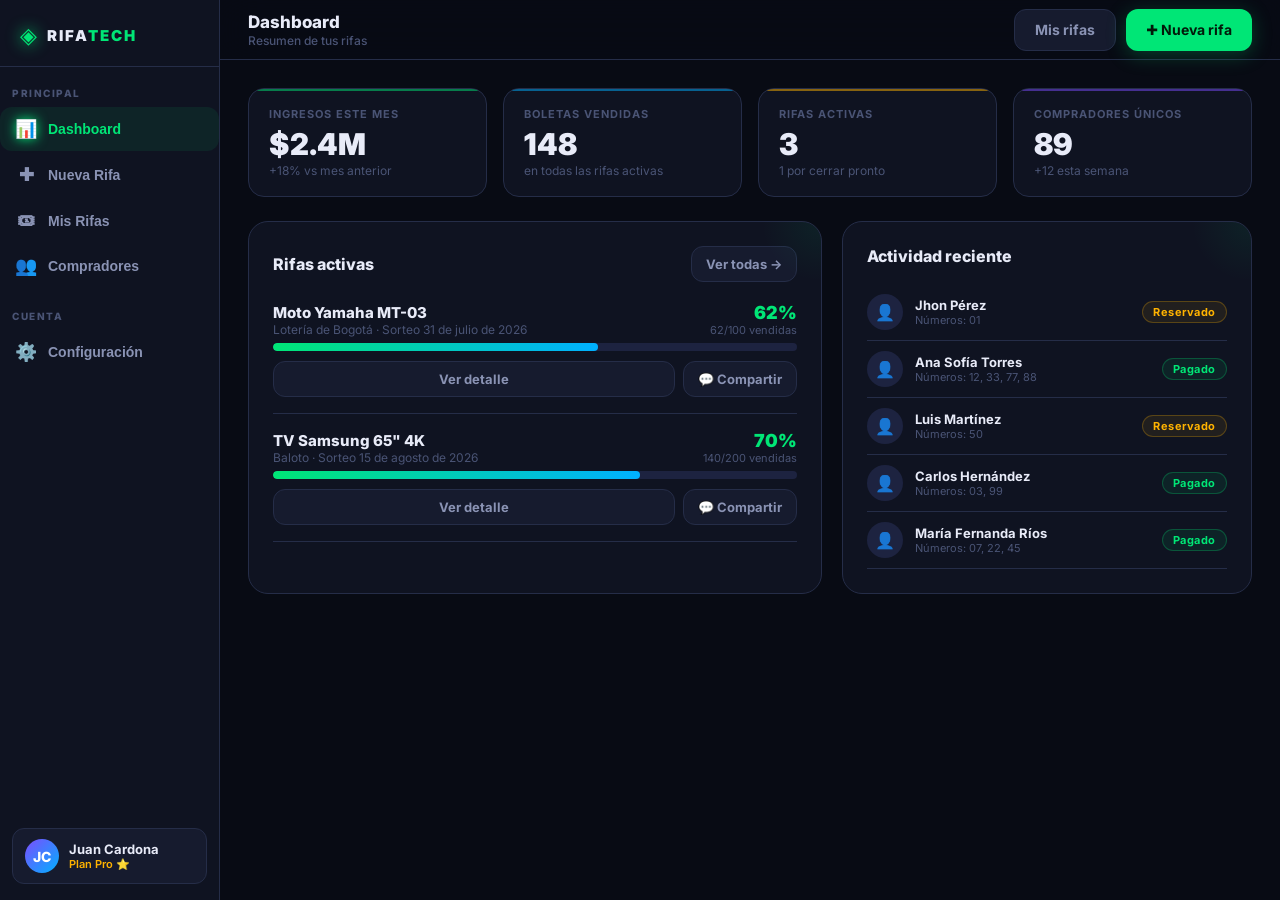
<file: organizador-1.html>
<!DOCTYPE html>
<html lang="es">
<head>
<meta charset="UTF-8"/>
<meta name="viewport" content="width=device-width,initial-scale=1.0,maximum-scale=1.0"/>
<meta name="theme-color" content="#080B14"/>
<title>RifaTech — Panel Organizador</title>
<link rel="preconnect" href="https://fonts.googleapis.com"/>
<link href="https://fonts.googleapis.com/css2?family=Inter:wght@400;500;600;700;800;900&display=swap" rel="stylesheet"/>
<style>
/* ═══════════════════════════════════════════
   TOKENS
═══════════════════════════════════════════ */
:root{
  --bg:       #080B14;
  --surf1:    #0F1321;
  --surf2:    #161B2E;
  --surf3:    #1D2340;
  --border:   #252D48;
  --border2:  #2E3A5C;

  --green:    #00E676;
  --green-d:  #00C853;
  --green-dim:#00E67614;
  --blue:     #00B0FF;
  --blue-dim: #00B0FF12;
  --amber:    #FFB300;
  --amber-dim:#FFB30014;
  --red:      #FF5252;
  --red-dim:  #FF525214;
  --purple:   #7C4DFF;

  --t1:#E8EBF8; --t2:#8A93B4; --t3:#4A5475; --t4:#2A3050;

  --r-sm:8px; --r-md:12px; --r-lg:16px; --r-xl:20px; --r-2xl:28px;
  --font:'Inter',system-ui,sans-serif;
  --spring:cubic-bezier(.34,1.56,.64,1);
  --ease-out:cubic-bezier(.16,1,.3,1);
}
*,*::before,*::after{box-sizing:border-box;margin:0;padding:0;-webkit-tap-highlight-color:transparent}
html{font-size:16px;scroll-behavior:smooth}
body{background:var(--bg);color:var(--t1);font-family:var(--font);min-height:100vh;
  -webkit-font-smoothing:antialiased;overflow-x:hidden}

/* ═══════════════════════════════════════════
   LAYOUT SHELL
═══════════════════════════════════════════ */
.shell{display:flex;min-height:100vh}

/* ── SIDEBAR ── */
.sidebar{
  width:220px;flex-shrink:0;
  background:var(--surf1);
  border-right:1px solid var(--border);
  display:flex;flex-direction:column;
  position:fixed;top:0;left:0;height:100vh;
  z-index:100;
  transition:transform .3s var(--ease-out);
}
.sidebar-logo{
  display:flex;align-items:center;gap:10px;
  padding:22px 20px 18px;
  border-bottom:1px solid var(--border);
}
.sidebar-logo-icon{font-size:22px;color:var(--green);filter:drop-shadow(0 0 8px var(--green))}
.sidebar-logo-text{font-size:15px;font-weight:900;letter-spacing:2px;color:var(--t1)}
.sidebar-logo-text span{color:var(--green)}

.sidebar-section{
  padding:20px 12px 8px;
  font-size:10px;font-weight:800;letter-spacing:1.5px;
  color:var(--t3);text-transform:uppercase;
}

.nav-link{
  display:flex;align-items:center;gap:10px;
  padding:11px 14px;border-radius:var(--r-md);
  font-size:14px;font-weight:600;color:var(--t2);
  cursor:pointer;transition:all .15s;
  border:none;background:none;width:100%;text-align:left;
  margin-bottom:2px;
}
.nav-link .nl-icon{font-size:18px;width:24px;text-align:center;flex-shrink:0}
.nav-link:hover{background:var(--surf2);color:var(--t1)}
.nav-link.active{background:var(--green-dim);color:var(--green);font-weight:700}
.nav-link.active .nl-icon{filter:drop-shadow(0 0 6px var(--green))}

.sidebar-bottom{margin-top:auto;padding:16px 12px}
.user-chip{
  display:flex;align-items:center;gap:10px;
  padding:10px 12px;background:var(--surf2);
  border-radius:var(--r-md);border:1px solid var(--border);
}
.user-avatar{
  width:34px;height:34px;border-radius:50%;
  background:linear-gradient(135deg,var(--purple),var(--blue));
  display:flex;align-items:center;justify-content:center;
  font-size:14px;font-weight:800;color:#fff;flex-shrink:0;
}
.user-name{font-size:13px;font-weight:700;color:var(--t1)}
.user-plan{font-size:11px;color:var(--amber);font-weight:600}

/* ── MAIN ── */
.main{margin-left:220px;flex:1;display:flex;flex-direction:column;min-height:100vh}

/* ── TOP BAR ── */
.topbar{
  height:60px;background:rgba(8,11,20,.9);
  backdrop-filter:blur(20px);border-bottom:1px solid var(--border);
  display:flex;align-items:center;justify-content:space-between;
  padding:0 28px;position:sticky;top:0;z-index:50;
}
.topbar-title{font-size:17px;font-weight:800;color:var(--t1)}
.topbar-title small{display:block;font-size:12px;font-weight:500;color:var(--t3);margin-top:1px}
.topbar-actions{display:flex;align-items:center;gap:10px}

/* ── CONTENT ── */
.content{padding:28px;flex:1}

/* ═══════════════════════════════════════════
   PANTALLAS
═══════════════════════════════════════════ */
.screen{display:none}
.screen.active{display:block}

/* ═══════════════════════════════════════════
   COMPONENTES GLOBALES
═══════════════════════════════════════════ */
/* Botones */
.btn{
  display:inline-flex;align-items:center;justify-content:center;gap:7px;
  font-family:var(--font);font-weight:700;cursor:pointer;border:none;
  border-radius:var(--r-md);transition:transform .12s,box-shadow .12s,background .15s;
  white-space:nowrap;
}
.btn:active{transform:scale(.97)}
.btn-sm{font-size:13px;padding:8px 14px;min-height:36px}
.btn-md{font-size:14px;padding:11px 20px;min-height:42px}
.btn-lg{font-size:15px;padding:14px 28px;min-height:50px;border-radius:var(--r-lg)}
.btn-xl{font-size:17px;font-weight:800;padding:18px 32px;min-height:58px;border-radius:var(--r-xl);letter-spacing:.3px}

.btn-primary{background:var(--green);color:#021A0A;box-shadow:0 4px 20px #00E67640}
.btn-primary:hover{background:var(--green-d);box-shadow:0 6px 28px #00E67660}
.btn-ghost{background:var(--surf2);color:var(--t2);border:1px solid var(--border)}
.btn-ghost:hover{background:var(--surf3);color:var(--t1)}
.btn-danger{background:var(--red-dim);color:var(--red);border:1px solid rgba(255,82,82,.25)}

/* Cards */
.card{
  background:var(--surf1);border:1px solid var(--border);
  border-radius:var(--r-xl);padding:24px;
  position:relative;overflow:hidden;
}
/* Firma visual: esquina luminosa sutil */
.card::after{
  content:'';position:absolute;top:0;right:0;
  width:60px;height:60px;
  background:radial-gradient(circle at 100% 0%,rgba(0,230,118,.07) 0%,transparent 70%);
  pointer-events:none;
}

/* Stat cards */
.stat-grid{display:grid;grid-template-columns:repeat(4,1fr);gap:16px;margin-bottom:24px}
.stat-card{
  background:var(--surf1);border:1px solid var(--border);
  border-radius:var(--r-lg);padding:18px 20px;
  position:relative;overflow:hidden;
}
.stat-card::before{
  content:'';position:absolute;top:0;left:0;right:0;height:2px;
  background:var(--accent,var(--green));opacity:.5;
}
.stat-label{font-size:11px;font-weight:700;letter-spacing:1px;color:var(--t3);
  text-transform:uppercase;margin-bottom:8px}
.stat-value{font-size:30px;font-weight:900;color:var(--t1);line-height:1;margin-bottom:4px}
.stat-sub{font-size:12px;color:var(--t3)}

/* Badge */
.badge{display:inline-flex;align-items:center;gap:4px;padding:3px 10px;
  border-radius:20px;font-size:11px;font-weight:700;letter-spacing:.5px}
.badge-green{background:var(--green-dim);color:var(--green);border:1px solid rgba(0,230,118,.25)}
.badge-amber{background:var(--amber-dim);color:var(--amber);border:1px solid rgba(255,179,0,.25)}
.badge-red  {background:var(--red-dim);  color:var(--red);  border:1px solid rgba(255,82,82,.25)}
.badge-blue {background:var(--blue-dim); color:var(--blue);  border:1px solid rgba(0,176,255,.25)}

/* Form */
.form-section{margin-bottom:28px}
.form-section-title{
  font-size:13px;font-weight:800;letter-spacing:1px;color:var(--t3);
  text-transform:uppercase;margin-bottom:16px;padding-bottom:10px;
  border-bottom:1px solid var(--border);
}
.form-grid{display:grid;grid-template-columns:1fr 1fr;gap:16px}
.form-grid-3{display:grid;grid-template-columns:1fr 1fr 1fr;gap:16px}
.form-group{display:flex;flex-direction:column;gap:6px}
.form-group.full{grid-column:1/-1}
label.lbl{font-size:12px;font-weight:700;color:var(--t3);letter-spacing:.5px;text-transform:uppercase}
input[type=text],input[type=number],input[type=date],input[type=url],
textarea,select{
  background:var(--surf2);border:1.5px solid var(--border);
  color:var(--t1);font-family:var(--font);font-size:15px;
  padding:12px 14px;border-radius:var(--r-md);outline:none;width:100%;
  transition:border-color .15s,box-shadow .15s;
}
input:focus,textarea:focus,select:focus{
  border-color:var(--green);box-shadow:0 0 0 3px var(--green-dim)}
input::placeholder,textarea::placeholder{color:var(--t4)}
select{appearance:none;cursor:pointer;
  background-image:url("data:image/svg+xml,%3Csvg xmlns='http://www.w3.org/2000/svg' width='16' height='16' viewBox='0 0 24 24' fill='none' stroke='%234A5475' stroke-width='2'%3E%3Cpath d='m6 9 6 6 6-6'/%3E%3C/svg%3E");
  background-repeat:no-repeat;background-position:right 12px center;padding-right:40px}
textarea{resize:vertical;min-height:90px}

input[type=range]{
  appearance:none;width:100%;height:5px;
  background:var(--border);border-radius:3px;outline:none;
  border:none;padding:0;min-height:unset;
}
input[type=range]::-webkit-slider-thumb{
  appearance:none;width:22px;height:22px;background:var(--green);
  border-radius:50%;cursor:pointer;box-shadow:0 0 8px #00E67660}

/* Progress bar larga */
.progress-bar-wrap{background:var(--surf3);border-radius:99px;overflow:hidden;height:8px}
.progress-bar-fill{height:100%;border-radius:99px;
  background:linear-gradient(90deg,var(--green),var(--blue));
  transition:width .6s var(--ease-out)}

/* Number mini-grid (vista compacta en dashboard) */
.mini-grid{
  display:grid;grid-template-columns:repeat(10,1fr);
  gap:4px;
}
.mini-num{
  aspect-ratio:1;border-radius:4px;font-size:9px;font-weight:700;
  display:flex;align-items:center;justify-content:center;
  cursor:default;border:1px solid transparent;
  font-variant-numeric:tabular-nums;
}
.mini-num.available{background:#141B2D;border-color:#00E67630;color:#4A5475}
.mini-num.reserved {background:#FF9100;color:#1A0A00;font-size:7px}
.mini-num.sold     {background:#1a1022;border-color:#FF525230;color:#3A2030}

/* Upload zone */
.upload-zone{
  border:2px dashed var(--border2);border-radius:var(--r-lg);
  padding:28px;text-align:center;cursor:pointer;
  transition:border-color .2s,background .2s;
  background:var(--surf2);
}
.upload-zone:hover{border-color:var(--green);background:var(--green-dim)}
.upload-zone-icon{font-size:36px;margin-bottom:10px;opacity:.5}
.upload-zone-label{font-size:14px;font-weight:600;color:var(--t2);margin-bottom:4px}
.upload-zone-sub{font-size:12px;color:var(--t3)}
.upload-zone input[type=file]{display:none}

.photo-previews{display:flex;gap:10px;flex-wrap:wrap;margin-top:14px}
.photo-thumb{
  width:80px;height:60px;border-radius:var(--r-sm);overflow:hidden;
  position:relative;border:1px solid var(--border2);flex-shrink:0;
}
.photo-thumb img{width:100%;height:100%;object-fit:cover;display:block}
.photo-thumb-del{
  position:absolute;top:3px;right:3px;
  background:rgba(0,0,0,.6);border:none;color:#fff;
  width:18px;height:18px;border-radius:50%;font-size:10px;
  cursor:pointer;display:flex;align-items:center;justify-content:center;
}
.photo-thumb.main-photo::after{
  content:'PRINCIPAL';position:absolute;bottom:0;left:0;right:0;
  background:rgba(0,230,118,.8);font-size:8px;font-weight:800;
  letter-spacing:.5px;text-align:center;padding:2px;color:#021A0A;
}

/* Link de publicación */
.pub-link-box{
  background:var(--surf2);border:1.5px solid var(--border2);
  border-radius:var(--r-lg);padding:18px 20px;
  display:flex;align-items:center;gap:14px;
}
.pub-link-url{
  flex:1;font-size:15px;font-weight:700;color:var(--blue);
  word-break:break-all;letter-spacing:-.2px;
}
.pub-link-copy{flex-shrink:0}

/* Toast */
.toast{
  position:fixed;top:72px;left:50%;transform:translateX(-50%) translateY(-10px);
  background:var(--surf2);border:1px solid var(--border2);
  color:var(--t1);font-size:14px;font-weight:600;padding:11px 22px;
  border-radius:30px;z-index:9999;opacity:0;transition:opacity .22s,transform .22s;
  pointer-events:none;white-space:nowrap;box-shadow:0 8px 40px rgba(0,0,0,.6);
}
.toast.show{opacity:1;transform:translateX(-50%) translateY(0)}

/* Paso wizard */
.wizard-steps{
  display:flex;align-items:center;gap:0;margin-bottom:32px;
}
.wstep{
  display:flex;flex-direction:column;align-items:center;gap:5px;
  flex:1;position:relative;
}
.wstep-dot{
  width:36px;height:36px;border-radius:50%;
  background:var(--surf3);border:2px solid var(--border);
  display:flex;align-items:center;justify-content:center;
  font-size:14px;font-weight:800;color:var(--t3);
  transition:all .25s;position:relative;z-index:1;
}
.wstep-dot.active{background:var(--green);border-color:var(--green);color:#021A0A;
  box-shadow:0 0 0 5px var(--green-dim)}
.wstep-dot.done{background:var(--surf3);border-color:var(--green);color:var(--green)}
.wstep-label{font-size:11px;font-weight:600;color:var(--t3);letter-spacing:.3px;
  white-space:nowrap}
.wstep.active .wstep-label{color:var(--green);font-weight:700}
.wstep-line{
  position:absolute;top:18px;left:calc(50% + 20px);
  right:calc(-50% + 20px);height:2px;
  background:var(--border);z-index:0;
}
.wstep-line.done{background:var(--green)}
.wstep:last-child .wstep-line{display:none}

/* Tabla de compradores */
.table-wrap{overflow-x:auto;border-radius:var(--r-lg);border:1px solid var(--border)}
table{width:100%;border-collapse:collapse;font-size:14px}
thead th{
  background:var(--surf2);padding:12px 16px;text-align:left;
  font-size:11px;font-weight:800;letter-spacing:1px;color:var(--t3);
  text-transform:uppercase;border-bottom:1px solid var(--border);
  white-space:nowrap;
}
tbody td{padding:13px 16px;border-bottom:1px solid var(--border);color:var(--t2)}
tbody td:first-child{color:var(--t1);font-weight:600}
tbody tr:last-child td{border-bottom:none}
tbody tr:hover td{background:var(--surf2)}

/* Scrollbar */
::-webkit-scrollbar{width:4px;height:4px}
::-webkit-scrollbar-track{background:transparent}
::-webkit-scrollbar-thumb{background:var(--border);border-radius:2px}

/* Divider */
.divider{height:1px;background:var(--border);margin:24px 0}

/* Lotteria select visual */
.lot-grid{
  display:grid;grid-template-columns:repeat(3,1fr);gap:8px;
  max-height:250px;overflow-y:auto;
}
.lot-btn{
  padding:10px 8px;border-radius:var(--r-md);border:1.5px solid var(--border);
  background:var(--surf2);cursor:pointer;text-align:center;
  font-family:var(--font);transition:all .15s;
}
.lot-btn:hover{border-color:var(--border2);background:var(--surf3)}
.lot-btn.selected{border-color:var(--green);background:var(--green-dim)}
.lot-btn-name{font-size:12px;font-weight:700;color:var(--t1);line-height:1.3;margin-bottom:4px}
.lot-btn-day{font-size:10px;color:var(--amber);font-weight:700}

/* Números config pills */
.nums-pills{display:flex;gap:8px;flex-wrap:wrap}
.num-pill{
  padding:10px 18px;border-radius:var(--r-md);border:1.5px solid var(--border);
  background:var(--surf2);cursor:pointer;font-family:var(--font);
  font-size:15px;font-weight:800;color:var(--t2);transition:all .15s;
}
.num-pill:hover{border-color:var(--border2);color:var(--t1)}
.num-pill.selected{border-color:var(--green);background:var(--green-dim);color:var(--green)}

/* Panel de link publicado */
.published-panel{
  background:linear-gradient(135deg,#0D1F12,#091B10);
  border:1px solid rgba(0,230,118,.25);border-radius:var(--r-2xl);
  padding:36px;text-align:center;
}
.pub-check{
  width:70px;height:70px;border-radius:50%;
  background:var(--green);color:#021A0A;
  font-size:36px;display:flex;align-items:center;justify-content:center;
  margin:0 auto 20px;box-shadow:0 0 40px rgba(0,230,118,.4);
}
.pub-title{font-size:26px;font-weight:900;color:var(--t1);margin-bottom:8px}
.pub-sub{font-size:15px;color:var(--t3);margin-bottom:28px}
.pub-share-row{display:flex;gap:10px;justify-content:center;flex-wrap:wrap;margin-top:20px}

@media(max-width:900px){
  .sidebar{transform:translateX(-100%)}
  .sidebar.open{transform:translateX(0)}
  .main{margin-left:0}
  .stat-grid{grid-template-columns:1fr 1fr}
  .form-grid,.form-grid-3{grid-template-columns:1fr}
  .lot-grid{grid-template-columns:1fr 1fr}
}
</style>
</head>
<body>
<div class="shell">

<!-- ══════════════════════════════════════
     SIDEBAR
══════════════════════════════════════ -->
<nav class="sidebar" id="sidebar">
  <div class="sidebar-logo">
    <span class="sidebar-logo-icon">◈</span>
    <span class="sidebar-logo-text">RIFA<span>TECH</span></span>
  </div>

  <div class="sidebar-section">Principal</div>
  <button class="nav-link active" onclick="goScreen('dashboard')" data-s="dashboard">
    <span class="nl-icon">📊</span> Dashboard
  </button>
  <button class="nav-link" onclick="goScreen('nueva-rifa')" data-s="nueva-rifa">
    <span class="nl-icon">✚</span> Nueva Rifa
  </button>
  <button class="nav-link" onclick="goScreen('mis-rifas')" data-s="mis-rifas">
    <span class="nl-icon">🎟</span> Mis Rifas
  </button>
  <button class="nav-link" onclick="goScreen('compradores')" data-s="compradores">
    <span class="nl-icon">👥</span> Compradores
  </button>

  <div class="sidebar-section">Cuenta</div>
  <button class="nav-link" onclick="goScreen('configuracion')" data-s="configuracion">
    <span class="nl-icon">⚙️</span> Configuración
  </button>

  <div class="sidebar-bottom">
    <div class="user-chip">
      <div class="user-avatar">JC</div>
      <div>
        <div class="user-name">Juan Cardona</div>
        <div class="user-plan">Plan Pro ⭐</div>
      </div>
    </div>
  </div>
</nav>

<!-- ══════════════════════════════════════
     MAIN
══════════════════════════════════════ -->
<div class="main">

  <!-- TOP BAR -->
  <div class="topbar">
    <div class="topbar-title" id="topbar-title">
      Dashboard
      <small id="topbar-sub">Resumen de tus rifas</small>
    </div>
    <div class="topbar-actions">
      <button class="btn btn-md btn-ghost" onclick="goScreen('mis-rifas')">Mis rifas</button>
      <button class="btn btn-md btn-primary" onclick="goScreen('nueva-rifa')">✚ Nueva rifa</button>
    </div>
  </div>

  <div class="content">

    <!-- ══════════════════════════════════════
         DASHBOARD
    ══════════════════════════════════════ -->
    <div id="screen-dashboard" class="screen active">

      <!-- Stats -->
      <div class="stat-grid">
        <div class="stat-card" style="--accent:var(--green)">
          <div class="stat-label">Ingresos este mes</div>
          <div class="stat-value">$2.4M</div>
          <div class="stat-sub">+18% vs mes anterior</div>
        </div>
        <div class="stat-card" style="--accent:var(--blue)">
          <div class="stat-label">Boletas vendidas</div>
          <div class="stat-value">148</div>
          <div class="stat-sub">en todas las rifas activas</div>
        </div>
        <div class="stat-card" style="--accent:var(--amber)">
          <div class="stat-label">Rifas activas</div>
          <div class="stat-value">3</div>
          <div class="stat-sub">1 por cerrar pronto</div>
        </div>
        <div class="stat-card" style="--accent:var(--purple)">
          <div class="stat-label">Compradores únicos</div>
          <div class="stat-value">89</div>
          <div class="stat-sub">+12 esta semana</div>
        </div>
      </div>

      <!-- Rifas activas -->
      <div style="display:grid;grid-template-columns:1.4fr 1fr;gap:20px">

        <div class="card">
          <div style="display:flex;justify-content:space-between;align-items:center;margin-bottom:20px">
            <h3 style="font-size:16px;font-weight:800">Rifas activas</h3>
            <button class="btn btn-sm btn-ghost" onclick="goScreen('mis-rifas')">Ver todas →</button>
          </div>

          <!-- Rifa card inline -->
          <div id="dash-rifas-list"></div>
        </div>

        <!-- Actividad reciente -->
        <div class="card">
          <h3 style="font-size:16px;font-weight:800;margin-bottom:18px">Actividad reciente</h3>
          <div id="dash-activity"></div>
        </div>

      </div>
    </div>

    <!-- ══════════════════════════════════════
         NUEVA RIFA (Wizard 4 pasos)
    ══════════════════════════════════════ -->
    <div id="screen-nueva-rifa" class="screen">

      <!-- Paso indicator -->
      <div class="wizard-steps" id="wizard-steps">
        <div class="wstep active" id="wdot-1">
          <div class="wstep-dot active" id="wdot-dot-1">1</div>
          <div class="wstep-label">Premio</div>
          <div class="wstep-line" id="wline-1"></div>
        </div>
        <div class="wstep" id="wdot-2">
          <div class="wstep-dot" id="wdot-dot-2">2</div>
          <div class="wstep-label">Sorteo</div>
          <div class="wstep-line" id="wline-2"></div>
        </div>
        <div class="wstep" id="wdot-3">
          <div class="wstep-dot" id="wdot-dot-3">3</div>
          <div class="wstep-label">Números y precio</div>
          <div class="wstep-line" id="wline-3"></div>
        </div>
        <div class="wstep" id="wdot-4">
          <div class="wstep-dot" id="wdot-dot-4">4</div>
          <div class="wstep-label">Publicar</div>
          <div class="wstep-line" id="wline-4"></div>
        </div>
      </div>

      <!-- PASO 1: Premio -->
      <div id="wstep-1">
        <div class="card">
          <div class="form-section-title">Información del premio</div>
          <div class="form-grid" style="margin-bottom:20px">
            <div class="form-group full">
              <label class="lbl">Nombre del premio *</label>
              <input type="text" id="f-prize-name" placeholder="Ej: Moto Yamaha MT-03 0KM" />
            </div>
            <div class="form-group">
              <label class="lbl">Valor comercial del premio *</label>
              <div style="position:relative">
                <span style="position:absolute;left:14px;top:50%;transform:translateY(-50%);color:var(--t3);font-weight:700;font-size:15px">$</span>
                <input type="number" id="f-prize-value" placeholder="18500000" style="padding-left:30px"/>
              </div>
            </div>
            <div class="form-group">
              <label class="lbl">Descripción corta</label>
              <input type="text" id="f-prize-desc" placeholder="Ej: Color azul, único dueño, documentos al día"/>
            </div>
          </div>

          <!-- Upload de fotos -->
          <div class="form-section-title" style="margin-top:8px">Fotos del premio (hasta 4)</div>
          <div class="upload-zone" onclick="document.getElementById('photo-input').click()">
            <input type="file" id="photo-input" accept="image/*" multiple onchange="handlePhotoUpload(this)"/>
            <div class="upload-zone-icon">📷</div>
            <div class="upload-zone-label">Toca para subir fotos del premio</div>
            <div class="upload-zone-sub">JPG, PNG, WEBP · Máximo 4 fotos · 5MB c/u</div>
          </div>
          <div class="photo-previews" id="photo-previews"></div>
          <div id="photo-count-hint" style="font-size:12px;color:var(--t3);margin-top:8px"></div>
        </div>

        <div style="display:flex;justify-content:flex-end;margin-top:20px">
          <button class="btn btn-lg btn-primary" onclick="wNext(1)">Continuar → Sorteo</button>
        </div>
      </div>

      <!-- PASO 2: Sorteo y Lotería -->
      <div id="wstep-2" style="display:none">
        <div class="card">
          <div class="form-section-title">Lotería con la que juega</div>
          <div class="lot-grid" id="lot-grid"></div>

          <div class="divider"></div>
          <div class="form-section-title">Fecha del sorteo</div>
          <div class="form-grid">
            <div class="form-group">
              <label class="lbl">Fecha exacta del sorteo *</label>
              <input type="date" id="f-draw-date"/>
            </div>
            <div class="form-group">
              <label class="lbl">Hora del sorteo (opcional)</label>
              <input type="text" id="f-draw-time" placeholder="Ej: 9:00 PM"/>
            </div>
          </div>

          <div class="divider"></div>
          <div class="form-section-title">Método de pago para compradores</div>
          <div class="form-grid">
            <div class="form-group">
              <label class="lbl">Nequi / Daviplata</label>
              <input type="text" id="f-nequi" placeholder="Ej: 300 123 4567"/>
            </div>
            <div class="form-group">
              <label class="lbl">Transferencia (Banco / Cuenta)</label>
              <input type="text" id="f-bank" placeholder="Ej: Bancolombia · Ahorros · 12345678"/>
            </div>
          </div>
        </div>

        <div style="display:flex;justify-content:space-between;margin-top:20px">
          <button class="btn btn-lg btn-ghost" onclick="wBack(2)">← Atrás</button>
          <button class="btn btn-lg btn-primary" onclick="wNext(2)">Continuar → Números</button>
        </div>
      </div>

      <!-- PASO 3: Números y Precio -->
      <div id="wstep-3" style="display:none">
        <div class="card">
          <div class="form-section-title">Cantidad de números</div>
          <div class="nums-pills" id="nums-pills">
            <button class="num-pill" data-n="50"  onclick="selectNums(50)">50</button>
            <button class="num-pill selected" data-n="100" onclick="selectNums(100)">100</button>
            <button class="num-pill" data-n="200" onclick="selectNums(200)">200</button>
            <button class="num-pill" data-n="300" onclick="selectNums(300)">300</button>
            <button class="num-pill" data-n="500" onclick="selectNums(500)">500</button>
            <button class="num-pill" data-n="1000" onclick="selectNums(1000)">1.000</button>
          </div>

          <div class="divider"></div>
          <div class="form-section-title">Precio por boleta</div>
          <div class="form-grid">
            <div class="form-group">
              <label class="lbl">Precio (COP) *</label>
              <div style="position:relative">
                <span style="position:absolute;left:14px;top:50%;transform:translateY(-50%);color:var(--t3);font-weight:700">$</span>
                <input type="number" id="f-ticket-price" placeholder="30000" style="padding-left:30px"
                  oninput="updateProjection()"/>
              </div>
            </div>
            <div class="form-group">
              <label class="lbl">Máx. boletas por comprador</label>
              <input type="number" id="f-max-per-buyer" value="10" min="1" max="50"/>
            </div>
          </div>

          <!-- Proyección de ingresos -->
          <div id="projection-box" style="
            background:var(--surf2);border:1px solid var(--border);
            border-radius:var(--r-lg);padding:18px 20px;margin-top:20px;
            display:grid;grid-template-columns:1fr 1fr 1fr;gap:16px;text-align:center">
            <div>
              <div style="font-size:11px;color:var(--t3);font-weight:700;text-transform:uppercase;letter-spacing:1px;margin-bottom:6px">Potencial total</div>
              <div style="font-size:22px;font-weight:900;color:var(--green)" id="proj-total">$0</div>
            </div>
            <div>
              <div style="font-size:11px;color:var(--t3);font-weight:700;text-transform:uppercase;letter-spacing:1px;margin-bottom:6px">Si vendes 80%</div>
              <div style="font-size:22px;font-weight:900;color:var(--blue)" id="proj-80">$0</div>
            </div>
            <div>
              <div style="font-size:11px;color:var(--t3);font-weight:700;text-transform:uppercase;letter-spacing:1px;margin-bottom:6px">Números</div>
              <div style="font-size:22px;font-weight:900;color:var(--amber)" id="proj-nums">100</div>
            </div>
          </div>

          <div class="divider"></div>
          <div class="form-section-title">Notas para compradores (opcional)</div>
          <textarea id="f-notes" placeholder="Ej: El sorteo se transmite en vivo por Instagram. El ganador tiene 48 horas para reclamar."></textarea>
        </div>

        <div style="display:flex;justify-content:space-between;margin-top:20px">
          <button class="btn btn-lg btn-ghost" onclick="wBack(3)">← Atrás</button>
          <button class="btn btn-lg btn-primary" onclick="wNext(3)">Continuar → Publicar</button>
        </div>
      </div>

      <!-- PASO 4: Confirmar y publicar -->
      <div id="wstep-4" style="display:none">
        <div style="display:grid;grid-template-columns:1.2fr 1fr;gap:20px">

          <!-- Resumen -->
          <div class="card">
            <div class="form-section-title">Resumen de tu rifa</div>
            <div id="summary-content"></div>
          </div>

          <!-- Preview del link -->
          <div>
            <div class="card" style="margin-bottom:16px">
              <div class="form-section-title">Slug del link público</div>
              <div class="form-group">
                <label class="lbl">URL personalizada</label>
                <div style="display:flex;gap:8px;align-items:center">
                  <span id="slug-prefix-label" style="font-size:13px;color:var(--t3);white-space:nowrap">?r=</span>
                  <input type="text" id="f-slug" placeholder="moto-mt03-2026" oninput="updateSlugPreview()"/>
                </div>
                <div style="font-size:12px;color:var(--t3);margin-top:6px">
                  Solo letras, números y guiones
                </div>
              </div>
              <div id="slug-preview" style="margin-top:12px;font-size:14px;font-weight:700;color:var(--blue);word-break:break-all">
              </div>
            </div>

            <div class="card">
              <div class="form-section-title">Estado inicial</div>
              <div style="display:flex;flex-direction:column;gap:10px">
                <label style="display:flex;align-items:center;gap:12px;cursor:pointer;min-height:44px">
                  <input type="radio" name="pub-status" value="active" checked
                    style="width:18px;height:18px;accent-color:var(--green);min-height:unset;background:none;border:none;padding:0"/>
                  <div>
                    <div style="font-size:14px;font-weight:700;color:var(--t1)">Publicar ahora</div>
                    <div style="font-size:12px;color:var(--t3)">El link queda activo inmediatamente</div>
                  </div>
                </label>
                <label style="display:flex;align-items:center;gap:12px;cursor:pointer;min-height:44px">
                  <input type="radio" name="pub-status" value="draft"
                    style="width:18px;height:18px;accent-color:var(--green);min-height:unset;background:none;border:none;padding:0"/>
                  <div>
                    <div style="font-size:14px;font-weight:700;color:var(--t1)">Guardar como borrador</div>
                    <div style="font-size:12px;color:var(--t3)">Puedes publicar más tarde</div>
                  </div>
                </label>
              </div>
            </div>
          </div>
        </div>

        <div style="display:flex;justify-content:space-between;margin-top:20px;align-items:center">
          <button class="btn btn-lg btn-ghost" onclick="wBack(4)">← Atrás</button>
          <button class="btn btn-xl btn-primary" onclick="publishRaffle()">
            🚀 Publicar mi rifa
          </button>
        </div>
      </div>

    </div><!-- /screen nueva-rifa -->

    <!-- ══════════════════════════════════════
         LINK PUBLICADO (post-publish)
    ══════════════════════════════════════ -->
    <div id="screen-publicada" class="screen">
      <div style="max-width:680px;margin:0 auto">
        <div class="published-panel">
          <div class="pub-check">✓</div>
          <div class="pub-title">¡Tu rifa está en línea!</div>
          <div class="pub-sub">Comparte este link con tus compradores para que elijan sus números</div>

          <div class="pub-link-box" style="margin:0 auto;max-width:520px">
            <div class="pub-link-url" id="final-link-url">—</div>
            <button class="btn btn-sm btn-primary pub-link-copy" onclick="copyLink()">Copiar</button>
          </div>

          <div class="pub-share-row">
            <button class="btn btn-md" onclick="shareWhatsApp()"
              style="background:linear-gradient(135deg,#25D366,#128C7E);color:#fff;
              box-shadow:0 4px 20px rgba(37,211,102,.35);font-size:15px;padding:13px 24px;border-radius:var(--r-lg)">
              💬 Compartir por WhatsApp
            </button>
            <button class="btn btn-md btn-ghost" onclick="copyLink()">
              🔗 Copiar link
            </button>
            <button class="btn btn-md btn-ghost" onclick="goScreen('dashboard')">
              📊 Ver dashboard
            </button>
          </div>
        </div>

        <!-- QR del link -->
        <div class="card" style="margin-top:20px;text-align:center">
          <div style="font-size:13px;font-weight:700;color:var(--t3);text-transform:uppercase;
            letter-spacing:1px;margin-bottom:16px">Código QR para imprimir</div>
          <div style="display:inline-block;background:#fff;padding:16px;border-radius:var(--r-lg);margin-bottom:16px" id="qr-display"></div>
          <div>
            <button class="btn btn-sm btn-ghost" onclick="downloadQR()">⬇ Descargar QR</button>
          </div>
        </div>

        <!-- Miniatura del link -->
        <div class="card" style="margin-top:16px">
          <div style="font-size:13px;font-weight:700;color:var(--t3);text-transform:uppercase;
            letter-spacing:1px;margin-bottom:14px">Vista previa del link al compartir</div>
          <div style="border:1px solid var(--border);border-radius:var(--r-lg);overflow:hidden">
            <div id="og-preview-img" style="height:160px;background:linear-gradient(135deg,#0D1B2A,#12243A);
              display:flex;align-items:center;justify-content:center;font-size:48px">🏆</div>
            <div style="padding:14px 16px;background:var(--surf2)">
              <div id="og-title" style="font-size:15px;font-weight:800;color:var(--t1);margin-bottom:4px">Rifa</div>
              <div id="og-desc" style="font-size:13px;color:var(--t3)"></div>
            </div>
          </div>
        </div>
      </div>
    </div>

    <!-- ══════════════════════════════════════
         MIS RIFAS
    ══════════════════════════════════════ -->
    <div id="screen-mis-rifas" class="screen">
      <div id="rifas-list"></div>
    </div>

    <!-- ══════════════════════════════════════
         DETALLE DE RIFA (con grid)
    ══════════════════════════════════════ -->
    <div id="screen-detalle-rifa" class="screen">
      <div style="display:grid;grid-template-columns:1.2fr 1fr;gap:20px;margin-bottom:20px">

        <!-- Grid compacto de números -->
        <div class="card">
          <div style="display:flex;justify-content:space-between;align-items:center;margin-bottom:16px">
            <h3 style="font-size:16px;font-weight:800">Estado de números</h3>
            <div style="display:flex;gap:8px">
              <span class="badge badge-green">Disponibles: <span id="det-available">—</span></span>
              <span class="badge badge-amber">Reservados: <span id="det-reserved">—</span></span>
              <span class="badge badge-blue">Vendidos: <span id="det-sold">—</span></span>
            </div>
          </div>
          <div class="mini-grid" id="det-mini-grid"></div>
          <div style="display:flex;gap:14px;margin-top:14px;font-size:12px;color:var(--t3)">
            <span style="display:flex;align-items:center;gap:5px">
              <span style="width:10px;height:10px;background:#141B2D;border:1px solid #00E67630;border-radius:2px;display:inline-block"></span>Disponible
            </span>
            <span style="display:flex;align-items:center;gap:5px">
              <span style="width:10px;height:10px;background:#FF9100;border-radius:2px;display:inline-block"></span>Reservado
            </span>
            <span style="display:flex;align-items:center;gap:5px">
              <span style="width:10px;height:10px;background:#1a1022;border:1px solid #FF525230;border-radius:2px;display:inline-block"></span>Vendido
            </span>
          </div>
        </div>

        <!-- Info + link -->
        <div style="display:flex;flex-direction:column;gap:16px">
          <div class="card">
            <div style="font-size:13px;font-weight:700;color:var(--t3);margin-bottom:4px">Premio</div>
            <div id="det-prize-name" style="font-size:20px;font-weight:900;color:var(--t1);margin-bottom:12px">—</div>
            <div style="display:grid;grid-template-columns:1fr 1fr;gap:12px">
              <div>
                <div style="font-size:11px;color:var(--t3);margin-bottom:2px">Vendidas</div>
                <div id="det-sold-pct" style="font-size:22px;font-weight:900;color:var(--green)">0%</div>
              </div>
              <div>
                <div style="font-size:11px;color:var(--t3);margin-bottom:2px">Recaudado</div>
                <div id="det-raised" style="font-size:22px;font-weight:900;color:var(--amber)">$0</div>
              </div>
            </div>
            <div class="progress-bar-wrap" style="margin-top:14px">
              <div class="progress-bar-fill" id="det-progress" style="width:0%"></div>
            </div>
          </div>
          <div class="card" style="padding:18px">
            <div style="font-size:12px;font-weight:700;color:var(--t3);margin-bottom:10px;text-transform:uppercase;letter-spacing:1px">Link público</div>
            <div class="pub-link-box" style="padding:12px 14px">
              <div class="pub-link-url" style="font-size:13px" id="det-link">—</div>
              <button class="btn btn-sm btn-primary" onclick="copyDetLink()">Copiar</button>
            </div>
            <div style="display:flex;gap:8px;margin-top:12px">
              <button class="btn btn-sm btn-ghost" style="flex:1" onclick="shareDetWhatsApp()">💬 WhatsApp</button>
              <button class="btn btn-sm btn-ghost" style="flex:1" onclick="showToast('Link copiado ✓')">🔗 Copiar</button>
            </div>
          </div>
        </div>
      </div>

      <!-- Tabla compradores de esta rifa -->
      <div class="card">
        <div style="display:flex;justify-content:space-between;align-items:center;margin-bottom:18px">
          <h3 style="font-size:16px;font-weight:800">Compradores</h3>
          <button class="btn btn-sm btn-ghost">⬇ Exportar CSV</button>
        </div>
        <div class="table-wrap">
          <table>
            <thead>
              <tr>
                <th>Nombre</th>
                <th>WhatsApp</th>
                <th>Números</th>
                <th>Total</th>
                <th>Estado</th>
                <th>Fecha</th>
              </tr>
            </thead>
            <tbody id="det-buyers-tbody"></tbody>
          </table>
        </div>
      </div>
    </div>

    <!-- ══════════════════════════════════════
         COMPRADORES
    ══════════════════════════════════════ -->
    <div id="screen-compradores" class="screen">
      <div class="card">
        <div style="display:flex;justify-content:space-between;align-items:center;margin-bottom:20px">
          <h3 style="font-size:16px;font-weight:800">Todos los compradores</h3>
          <button class="btn btn-sm btn-ghost">⬇ Exportar</button>
        </div>
        <div class="table-wrap">
          <table>
            <thead>
              <tr>
                <th>Nombre</th>
                <th>WhatsApp</th>
                <th>Rifa</th>
                <th>Números</th>
                <th>Total</th>
                <th>Estado</th>
              </tr>
            </thead>
            <tbody id="all-buyers-tbody"></tbody>
          </table>
        </div>
      </div>
    </div>

    <!-- ══════════════════════════════════════
         CONFIGURACIÓN
    ══════════════════════════════════════ -->
    <div id="screen-configuracion" class="screen">
      <div style="max-width:600px">
        <div class="card" style="margin-bottom:20px">
          <div class="form-section-title">Datos del organizador</div>
          <div class="form-grid">
            <div class="form-group"><label class="lbl">Nombre</label><input type="text" value="Juan Cardona"/></div>
            <div class="form-group"><label class="lbl">WhatsApp</label><input type="text" value="+57 300 123 4567"/></div>
            <div class="form-group full"><label class="lbl">Email</label><input type="text" value="juan@email.com"/></div>
          </div>
          <button class="btn btn-md btn-primary" style="margin-top:8px">Guardar cambios</button>
        </div>
        <div class="card">
          <div class="form-section-title">Plan actual</div>
          <div style="display:flex;justify-content:space-between;align-items:center">
            <div>
              <div style="font-size:20px;font-weight:900;color:var(--t1)">Plan Pro ⭐</div>
              <div style="font-size:13px;color:var(--t3);margin-top:4px">Rifas ilimitadas · 500 números máx · Sin comisión</div>
            </div>
            <span class="badge badge-amber">Activo</span>
          </div>
        </div>
      </div>
    </div>

  </div><!-- /content -->
</div><!-- /main -->
</div><!-- /shell -->

<!-- TOAST -->
<div class="toast" id="toast"></div>

<script>
/* ════════════════════════════════════════════
   CATÁLOGO DE LOTERÍAS
════════════════════════════════════════════ */
const LOTERIAS=[
  {id:'bogota',      name:'Lotería de Bogotá',       dayLabel:'Jueves'},
  {id:'medellin',    name:'Lotería de Medellín',      dayLabel:'Viernes'},
  {id:'cruz-roja',   name:'Cruz Roja Colombiana',     dayLabel:'Lunes'},
  {id:'cauca',       name:'Lotería del Cauca',        dayLabel:'Sábados'},
  {id:'cundinamarca',name:'Lotería de Cundinamarca',  dayLabel:'Miércoles'},
  {id:'tolima',      name:'Lotería del Tolima',       dayLabel:'Lunes'},
  {id:'boyaca',      name:'Lotería de Boyacá',        dayLabel:'Miércoles'},
  {id:'santander',   name:'Lotería de Santander',     dayLabel:'Viernes'},
  {id:'risaralda',   name:'Lotería de Risaralda',     dayLabel:'Viernes'},
  {id:'quindio',     name:'Lotería del Quindío',      dayLabel:'Martes'},
  {id:'manizales',   name:'Lotería de Manizales',     dayLabel:'Miércoles'},
  {id:'nariño',      name:'Lotería de Nariño',        dayLabel:'Martes'},
  {id:'meta',        name:'Lotería del Meta',         dayLabel:'Domingos'},
  {id:'baloto',      name:'Baloto',                   dayLabel:'Miérc y Sábados'},
  {id:'chancia',     name:'La Chancia',               dayLabel:'Sábados'},
  {id:'norte',       name:'Lotería Norte de Stder.',  dayLabel:'Sábados'},
  {id:'huila',       name:'Lotería del Huila',        dayLabel:'Sábados'},
  {id:'otro',        name:'Sorteo propio',            dayLabel:'Fecha fija'},
];

/* ════════════════════════════════════════════
   ESTADO
════════════════════════════════════════════ */
const FMT=new Intl.NumberFormat('es-CO',{style:'currency',currency:'COP',maximumFractionDigits:0});

/** Link público real de una rifa: usa el dominio donde esté alojado
 *  el sitio (GitHub Pages, dominio propio, etc.) en vez de uno fijo.
 *  El panel vive en organizador.html; la página pública es index.html. */
function buildRaffleLink(slug){
  const base=window.location.origin+window.location.pathname.replace(/organizador\.html$/,'');
  return `${base}?r=${encodeURIComponent(slug)}`;
}
function buildRaffleLinkShort(slug){
  return buildRaffleLink(slug).replace(/^https?:\/\//,'');
}

let Draft={
  prizeName:'',prizeValue:0,prizeDesc:'',photos:[],
  lotteryId:'bogota',drawDate:'',drawTime:'',nequi:'',bank:'',
  totalNumbers:100,ticketPrice:0,maxPerBuyer:10,notes:'',
  slug:'',status:'active',
};

let selectedLottery='bogota';
let selectedNums=100;
let publishedLink='';
let LastPublished=null;

// Demo data
const DemoRaffles=[
  {id:'r1',name:'Moto Yamaha MT-03',status:'active',total:100,sold:62,reserved:8,price:30000,draw:'2026-07-31',lottery:'Lotería de Bogotá',slug:'moto-mt03-2026'},
  {id:'r2',name:'TV Samsung 65" 4K',status:'active',total:200,sold:140,reserved:12,price:15000,draw:'2026-08-15',lottery:'Baloto',slug:'tv-samsung-65-2026'},
  {id:'r3',name:'iPhone 16 Pro Max',status:'draft',total:100,sold:0,reserved:0,price:50000,draw:'2026-09-01',lottery:'Lotería de Medellín',slug:'iphone16-2026'},
];

const DemoBuyers=[
  {name:'María Fernanda Ríos',phone:'3108765432',raffle:'r1',numbers:[7,22,45],status:'paid',date:'2026-07-10'},
  {name:'Carlos Hernández',  phone:'3004321987',raffle:'r1',numbers:[3,99],    status:'paid',date:'2026-07-11'},
  {name:'Luis Martínez',     phone:'3156789012',raffle:'r1',numbers:[50],      status:'reserved',date:'2026-07-12'},
  {name:'Ana Sofía Torres',  phone:'3012345678',raffle:'r2',numbers:[12,33,77,88],status:'paid',date:'2026-07-09'},
  {name:'Jhon Pérez',        phone:'3209876543',raffle:'r2',numbers:[1],       status:'reserved',date:'2026-07-13'},
];

/* ════════════════════════════════════════════
   NAVEGACIÓN
════════════════════════════════════════════ */
const SCREEN_TITLES={
  dashboard:   ['Dashboard','Resumen de tus rifas'],
  'nueva-rifa':['Nueva Rifa','Configura y publica en 4 pasos'],
  'mis-rifas': ['Mis Rifas','Gestiona tus rifas activas'],
  compradores: ['Compradores','Todos los que han comprado'],
  configuracion:['Configuración','Datos de tu cuenta'],
  'detalle-rifa':['Detalle de Rifa','Estado en tiempo real'],
  publicada:   ['¡Rifa publicada!','Comparte el link con tus compradores'],
};

function goScreen(id,title){
  document.querySelectorAll('.screen').forEach(s=>s.classList.remove('active'));
  document.getElementById('screen-'+id).classList.add('active');
  document.querySelectorAll('.nav-link').forEach(l=>{
    l.classList.toggle('active',l.dataset.s===id);
  });
  const t=SCREEN_TITLES[id]||[id,''];
  document.getElementById('topbar-title').textContent=title||t[0];
  document.getElementById('topbar-sub').textContent=t[1];

  const renders={
    dashboard:renderDashboard,
    'mis-rifas':renderMisRifas,
    compradores:renderAllBuyers,
  };
  renders[id]?.();
}

/* ════════════════════════════════════════════
   DASHBOARD
════════════════════════════════════════════ */
function renderDashboard(){
  // Rifas activas en dashboard
  const el=document.getElementById('dash-rifas-list');
  const active=DemoRaffles.filter(r=>r.status==='active');
  el.innerHTML=active.map(r=>{
    const pct=Math.round((r.sold/r.total)*100);
    return`<div style="margin-bottom:16px;padding-bottom:16px;border-bottom:1px solid var(--border);last-child:border:none">
      <div style="display:flex;justify-content:space-between;align-items:center;margin-bottom:6px">
        <div>
          <div style="font-size:15px;font-weight:800;color:var(--t1)">${esc(r.name)}</div>
          <div style="font-size:12px;color:var(--t3)">${r.lottery} · Sorteo ${fmtDate(r.draw)}</div>
        </div>
        <div style="text-align:right">
          <div style="font-size:18px;font-weight:900;color:var(--green)">${pct}%</div>
          <div style="font-size:11px;color:var(--t3)">${r.sold}/${r.total} vendidas</div>
        </div>
      </div>
      <div class="progress-bar-wrap"><div class="progress-bar-fill" style="width:${pct}%"></div></div>
      <div style="display:flex;gap:8px;margin-top:10px">
        <button class="btn btn-sm btn-ghost" style="flex:1" onclick="openDetalle('${r.id}')">Ver detalle</button>
        <button class="btn btn-sm btn-ghost" onclick="shareRaffleLink('${r.slug}')">💬 Compartir</button>
      </div>
    </div>`;
  }).join('');

  // Actividad
  const act=document.getElementById('dash-activity');
  const recent=[...DemoBuyers].reverse().slice(0,5);
  act.innerHTML=recent.map(b=>`
    <div style="display:flex;gap:12px;align-items:center;padding:10px 0;border-bottom:1px solid var(--border)">
      <div style="width:36px;height:36px;border-radius:50%;background:var(--surf3);
        display:flex;align-items:center;justify-content:center;font-size:16px;flex-shrink:0">👤</div>
      <div style="flex:1;min-width:0">
        <div style="font-size:13px;font-weight:700;color:var(--t1);white-space:nowrap;overflow:hidden;text-overflow:ellipsis">${esc(b.name)}</div>
        <div style="font-size:11px;color:var(--t3)">Números: ${b.numbers.map(n=>String(n).padStart(2,'0')).join(', ')}</div>
      </div>
      <span class="badge ${b.status==='paid'?'badge-green':'badge-amber'}">${b.status==='paid'?'Pagado':'Reservado'}</span>
    </div>
  `).join('');
}

/* ════════════════════════════════════════════
   MIS RIFAS
════════════════════════════════════════════ */
function renderMisRifas(){
  const el=document.getElementById('rifas-list');
  el.innerHTML=DemoRaffles.map(r=>{
    const pct=Math.round((r.sold/r.total)*100);
    const raised=r.sold*r.price;
    return`<div class="card" style="margin-bottom:16px">
      <div style="display:flex;gap:20px;align-items:flex-start">
        <div style="width:56px;height:56px;border-radius:var(--r-lg);background:var(--surf3);
          display:flex;align-items:center;justify-content:center;font-size:28px;flex-shrink:0">🏆</div>
        <div style="flex:1;min-width:0">
          <div style="display:flex;justify-content:space-between;align-items:flex-start;gap:12px">
            <div>
              <div style="font-size:18px;font-weight:900;color:var(--t1)">${esc(r.name)}</div>
              <div style="font-size:13px;color:var(--t3);margin-top:2px">${r.lottery} · ${fmtDate(r.draw)}</div>
            </div>
            <span class="badge ${r.status==='active'?'badge-green':'badge-blue'}">${r.status==='active'?'🟢 Activa':'📝 Borrador'}</span>
          </div>
          <div style="display:grid;grid-template-columns:repeat(4,1fr);gap:12px;margin-top:14px">
            <div><div style="font-size:10px;color:var(--t3);font-weight:700;text-transform:uppercase;letter-spacing:1px">Vendidas</div>
              <div style="font-size:20px;font-weight:900;color:var(--green)">${r.sold}/${r.total}</div></div>
            <div><div style="font-size:10px;color:var(--t3);font-weight:700;text-transform:uppercase;letter-spacing:1px">Recaudado</div>
              <div style="font-size:20px;font-weight:900;color:var(--amber)">${FMT.format(raised)}</div></div>
            <div><div style="font-size:10px;color:var(--t3);font-weight:700;text-transform:uppercase;letter-spacing:1px">Precio/boleta</div>
              <div style="font-size:20px;font-weight:900;color:var(--t1)">${FMT.format(r.price)}</div></div>
            <div><div style="font-size:10px;color:var(--t3);font-weight:700;text-transform:uppercase;letter-spacing:1px">Avance</div>
              <div style="font-size:20px;font-weight:900;color:var(--blue)">${pct}%</div></div>
          </div>
          <div class="progress-bar-wrap" style="margin-top:12px;margin-bottom:14px">
            <div class="progress-bar-fill" style="width:${pct}%"></div></div>
          <!-- Link -->
          <div style="background:var(--surf2);border:1px solid var(--border);border-radius:var(--r-md);
            padding:10px 14px;display:flex;align-items:center;gap:10px;margin-bottom:14px">
            <span style="font-size:13px;font-weight:700;color:var(--blue);flex:1">${buildRaffleLinkShort(r.slug)}</span>
            <button class="btn btn-sm btn-ghost" onclick="navigator.clipboard.writeText(buildRaffleLink('${r.slug}'));showToast('Link copiado ✓')">Copiar</button>
            <button class="btn btn-sm" style="background:linear-gradient(135deg,#25D366,#128C7E);color:#fff;font-size:12px;padding:6px 12px;border-radius:var(--r-sm)" onclick="shareRaffleLink('${r.slug}')">💬</button>
          </div>
          <div style="display:flex;gap:8px">
            <button class="btn btn-sm btn-primary" onclick="openDetalle('${r.id}')">Ver detalle →</button>
            <button class="btn btn-sm btn-ghost" onclick="showToast('Modo edición próximamente')">✏️ Editar</button>
            <button class="btn btn-sm btn-danger" onclick="showToast('Rifa pausada')">⏸ Pausar</button>
          </div>
        </div>
      </div>
    </div>`;
  }).join('');
}

/* ════════════════════════════════════════════
   DETALLE DE RIFA
════════════════════════════════════════════ */
function openDetalle(id){
  const r=DemoRaffles.find(x=>x.id===id);
  if(!r)return;
  const raised=r.sold*r.price;
  const pct=Math.round((r.sold/r.total)*100);

  document.getElementById('det-prize-name').textContent=r.name;
  document.getElementById('det-available').textContent=r.total-r.sold-r.reserved;
  document.getElementById('det-reserved').textContent=r.reserved;
  document.getElementById('det-sold').textContent=r.sold;
  document.getElementById('det-sold-pct').textContent=pct+'%';
  document.getElementById('det-raised').textContent=FMT.format(raised);
  document.getElementById('det-progress').style.width=pct+'%';
  const link=buildRaffleLinkShort(r.slug);
  document.getElementById('det-link').textContent=link;

  // Mini grid
  const grid=document.getElementById('det-mini-grid');
  // Simular estado: sold=primeros r.sold, reserved=siguientes, rest=available
  const soldSet=new Set();
  const resSet=new Set();
  // deterministic demo assignment
  for(let i=1;i<=r.sold;i++) soldSet.add(i);
  for(let i=r.sold+1;i<=r.sold+r.reserved;i++) resSet.add(i);
  grid.innerHTML='';
  for(let n=1;n<=r.total;n++){
    const el=document.createElement('div');
    el.className='mini-num '+(soldSet.has(n)?'sold':resSet.has(n)?'reserved':'available');
    el.textContent=String(n).padStart(2,'0');
    grid.appendChild(el);
  }

  // Tabla compradores de esta rifa
  const buyers=DemoBuyers.filter(b=>b.raffle===id);
  document.getElementById('det-buyers-tbody').innerHTML=buyers.map(b=>`
    <tr>
      <td>${esc(b.name)}</td>
      <td><a href="https://wa.me/57${b.phone}" target="_blank" style="color:var(--blue)">+57 ${b.phone}</a></td>
      <td>${b.numbers.map(n=>String(n).padStart(2,'0')).join(', ')}</td>
      <td>${FMT.format(b.numbers.length*r.price)}</td>
      <td><span class="badge ${b.status==='paid'?'badge-green':'badge-amber'}">${b.status==='paid'?'Pagado':'Reservado'}</span></td>
      <td>${b.date}</td>
    </tr>`).join('');

  // Store current raffle for share functions
  window._detRaffle=r;
  goScreen('detalle-rifa',r.name);
}

function copyDetLink(){
  const r=window._detRaffle;
  if(!r)return;
  navigator.clipboard.writeText(buildRaffleLink(r.slug));
  showToast('Link copiado ✓');
}

function shareDetWhatsApp(){
  const r=window._detRaffle;
  if(!r)return;
  shareRaffleLink(r.slug,r.name);
}

/* ════════════════════════════════════════════
   TABLA COMPRADORES GLOBAL
════════════════════════════════════════════ */
function renderAllBuyers(){
  const el=document.getElementById('all-buyers-tbody');
  el.innerHTML=DemoBuyers.map(b=>{
    const r=DemoRaffles.find(x=>x.id===b.raffle)||{name:'—',price:0};
    return`<tr>
      <td>${esc(b.name)}</td>
      <td><a href="https://wa.me/57${b.phone}" target="_blank" style="color:var(--blue)">+57 ${b.phone}</a></td>
      <td>${esc(r.name)}</td>
      <td>${b.numbers.map(n=>String(n).padStart(2,'0')).join(', ')}</td>
      <td>${FMT.format(b.numbers.length*r.price)}</td>
      <td><span class="badge ${b.status==='paid'?'badge-green':'badge-amber'}">${b.status==='paid'?'Pagado':'Reservado'}</span></td>
    </tr>`;
  }).join('');
}

/* ════════════════════════════════════════════
   WIZARD: LOTERÍAS
════════════════════════════════════════════ */
function renderLotGrid(){
  const el=document.getElementById('lot-grid');
  el.innerHTML=LOTERIAS.map(l=>`
    <button class="lot-btn${l.id===selectedLottery?' selected':''}" onclick="selectLot('${l.id}')">
      <div class="lot-btn-name">${esc(l.name)}</div>
      <div class="lot-btn-day">${l.dayLabel}</div>
    </button>`).join('');
}

function selectLot(id){
  selectedLottery=id;
  document.querySelectorAll('.lot-btn').forEach(b=>b.classList.remove('selected'));
  event.currentTarget.classList.add('selected');
  Draft.lotteryId=id;
}

/* ════════════════════════════════════════════
   WIZARD: NUMS PILLS
════════════════════════════════════════════ */
function selectNums(n){
  selectedNums=n;
  document.querySelectorAll('.num-pill').forEach(p=>p.classList.toggle('selected',parseInt(p.dataset.n)===n));
  Draft.totalNumbers=n;
  document.getElementById('proj-nums').textContent=n.toLocaleString('es-CO');
  updateProjection();
}

function updateProjection(){
  const price=parseFloat(document.getElementById('f-ticket-price')?.value)||0;
  const n=Draft.totalNumbers||100;
  document.getElementById('proj-total').textContent=FMT.format(price*n);
  document.getElementById('proj-80').textContent=FMT.format(price*n*.8);
  Draft.ticketPrice=price;
}

/* ════════════════════════════════════════════
   WIZARD: FOTOS
════════════════════════════════════════════ */
const Photos=[];
const MAX_PHOTOS=4;

function handlePhotoUpload(input){
  const files=[...input.files].slice(0,MAX_PHOTOS-Photos.length);
  files.forEach(f=>{
    if(Photos.length>=MAX_PHOTOS){showToast('Máximo 4 fotos');return}
    const reader=new FileReader();
    reader.onload=e=>{
      Photos.push(e.target.result);
      Draft.photos=Photos;
      renderPhotoPreviews();
    };
    reader.readAsDataURL(f);
  });
  input.value='';
}

function renderPhotoPreviews(){
  const el=document.getElementById('photo-previews');
  el.innerHTML=Photos.map((src,i)=>`
    <div class="photo-thumb${i===0?' main-photo':''}">
      <img src="${src}" alt="Foto ${i+1}"/>
      <button class="photo-thumb-del" onclick="removePhoto(${i})">✕</button>
    </div>`).join('');
  const hint=document.getElementById('photo-count-hint');
  if(hint) hint.textContent=Photos.length>0
    ?`${Photos.length} de ${MAX_PHOTOS} fotos · La primera es la imagen principal`
    :'';
}

function removePhoto(i){
  Photos.splice(i,1);
  renderPhotoPreviews();
}

/* ════════════════════════════════════════════
   WIZARD: SLUG
════════════════════════════════════════════ */
function updateSlugPreview(){
  const raw=document.getElementById('f-slug')?.value||'';
  const clean=raw.toLowerCase().replace(/[^a-z0-9-]/g,'-').replace(/-+/g,'-').replace(/^-|-$/g,'');
  Draft.slug=clean;
  document.getElementById('slug-preview').textContent=buildRaffleLinkShort(clean||'mi-rifa');
}

function autoSlug(name){
  return name.toLowerCase().normalize('NFD').replace(/[\u0300-\u036f]/g,'')
    .replace(/[^a-z0-9]+/g,'-').replace(/(^-|-$)/g,'')
    .slice(0,40)+'-'+new Date().getFullYear();
}

/* ════════════════════════════════════════════
   WIZARD: RESUMEN PASO 4
════════════════════════════════════════════ */
function renderSummary(){
  const lot=LOTERIAS.find(l=>l.id===Draft.lotteryId)||LOTERIAS[0];
  document.getElementById('summary-content').innerHTML=`
    <div style="display:flex;flex-direction:column;gap:10px">
      ${row('🏆 Premio',Draft.prizeName)}
      ${row('💰 Valor comercial',FMT.format(Draft.prizeValue))}
      ${row('📷 Fotos',Photos.length>0?Photos.length+' foto(s) subidas':'Sin fotos')}
      ${row('🎰 Lotería',lot.name)}
      ${row('📅 Fecha sorteo',fmtDate(Draft.drawDate)||'—')}
      ${row('📆 Día',lot.dayLabel)}
      ${row('🎟 Cantidad',Draft.totalNumbers+' números')}
      ${row('💵 Precio/boleta',FMT.format(Draft.ticketPrice))}
      ${row('💳 Potencial total',FMT.format(Draft.totalNumbers*Draft.ticketPrice))}
    </div>`;
}

function row(label,value){
  return`<div style="display:flex;justify-content:space-between;padding:9px 0;border-bottom:1px solid var(--border)">
    <span style="font-size:13px;color:var(--t3)">${label}</span>
    <span style="font-size:14px;font-weight:700;color:var(--t1);text-align:right;max-width:55%">${value}</span>
  </div>`;
}

/* ════════════════════════════════════════════
   WIZARD: NAVEGACIÓN DE PASOS
════════════════════════════════════════════ */
let currentWStep=1;

function wNext(step){
  // Validaciones
  if(step===1){
    if(!document.getElementById('f-prize-name').value.trim()){showToast('Ingresa el nombre del premio','error');return}
    if(!document.getElementById('f-prize-value').value){showToast('Ingresa el valor del premio','error');return}
    Draft.prizeName=document.getElementById('f-prize-name').value.trim();
    Draft.prizeValue=parseFloat(document.getElementById('f-prize-value').value)||0;
  }
  if(step===2){
    if(!document.getElementById('f-draw-date').value){showToast('Selecciona la fecha del sorteo','error');return}
    Draft.drawDate=document.getElementById('f-draw-date').value;
    Draft.nequi=document.getElementById('f-nequi').value;
    Draft.bank=document.getElementById('f-bank').value;
  }
  if(step===3){
    if(!document.getElementById('f-ticket-price').value||Draft.ticketPrice<=0){showToast('Ingresa el precio de la boleta','error');return}
    // Auto-slug desde el nombre
    if(!document.getElementById('f-slug')?.value){
      const slug=autoSlug(Draft.prizeName);
      document.getElementById('f-slug').value=slug;
      Draft.slug=slug;
      updateSlugPreview();
    }
    renderSummary();
  }
  goWStep(step+1);
}

function wBack(step){ goWStep(step-1); }

function goWStep(n){
  document.getElementById('wstep-'+currentWStep).style.display='none';
  document.getElementById('wstep-'+n).style.display='block';
  [1,2,3,4].forEach(i=>{
    const dot=document.getElementById('wdot-dot-'+i);
    const line=document.getElementById('wline-'+i);
    dot.className='wstep-dot'+(i===n?' active':i<n?' done':'');
    dot.textContent=i<n?'✓':i;
    if(line) line.className='wstep-line'+(i<n?' done':'');
    document.getElementById('wdot-'+i).className='wstep'+(i===n?' active':'');
  });
  currentWStep=n;
  window.scrollTo({top:0,behavior:'smooth'});
}

/* ════════════════════════════════════════════
   PUBLICAR
════════════════════════════════════════════ */
function publishRaffle(){
  const status=document.querySelector('input[name="pub-status"]:checked').value;
  Draft.status=status;
  publishedLink=buildRaffleLink(Draft.slug||'mi-rifa');

  // Agregar a demo list
  DemoRaffles.unshift({
    id:'r-new-'+Date.now(),
    name:Draft.prizeName,
    status:status==='active'?'active':'draft',
    total:Draft.totalNumbers,
    sold:0,reserved:0,
    price:Draft.ticketPrice,
    draw:Draft.drawDate,
    lottery:LOTERIAS.find(l=>l.id===Draft.lotteryId)?.name||'',
    slug:Draft.slug,
  });

  // Render pantalla publicada
  document.getElementById('final-link-url').textContent=publishedLink;

  // OG preview
  const lot=LOTERIAS.find(l=>l.id===Draft.lotteryId)||LOTERIAS[0];
  document.getElementById('og-title').textContent=`🎟 ${Draft.prizeName} — Rifa ${new Date().getFullYear()}`;
  document.getElementById('og-desc').textContent=
    `${FMT.format(Draft.prizeValue)} · Sorteo ${fmtDate(Draft.drawDate)} · ${lot.name} · Boleta ${FMT.format(Draft.ticketPrice)}`;

  if(Photos.length>0){
    const div=document.getElementById('og-preview-img');
    div.innerHTML=`<img src="${Photos[0]}" style="width:100%;height:100%;object-fit:cover;display:block"/>`;
    div.style.fontSize='unset';
    div.style.background='none';
  }

  // QR
  document.getElementById('qr-display').innerHTML=generateQR(publishedLink);

  // Guardar snapshot ANTES de resetear el wizard: shareWhatsApp()
  // se llama después, desde la pantalla "publicada", y necesita
  // estos datos aunque Draft ya se haya limpiado.
  LastPublished = { ...Draft };

  // Resetear wizard para próxima vez
  resetWizard();

  goScreen('publicada');
  showToast(status==='active'?'🎉 ¡Rifa publicada y en línea!':'Guardada como borrador');
}

function resetWizard(){
  // Limpiar campos
  ['f-prize-name','f-prize-value','f-prize-desc','f-draw-date','f-draw-time',
   'f-nequi','f-bank','f-ticket-price','f-notes','f-slug'].forEach(id=>{
    const el=document.getElementById(id);
    if(el) el.value='';
  });
  Photos.length=0;
  renderPhotoPreviews();
  selectedLottery='bogota';
  selectedNums=100;
  renderLotGrid();
  selectNums(100);
  updateProjection();
  Draft={prizeName:'',prizeValue:0,prizeDesc:'',photos:[],
    lotteryId:'bogota',drawDate:'',drawTime:'',nequi:'',bank:'',
    totalNumbers:100,ticketPrice:0,maxPerBuyer:10,notes:'',slug:'',status:'active'};
}

/* ════════════════════════════════════════════
   COMPARTIR
════════════════════════════════════════════ */
function copyLink(){
  navigator.clipboard.writeText(publishedLink).then(()=>showToast('Link copiado ✓'));
}

function shareWhatsApp(){
  const d = LastPublished || Draft;
  const lot=LOTERIAS.find(l=>l.id===d.lotteryId)||LOTERIAS[0];
  const msg=[
    `🎟️ *¡NUEVA RIFA — ${d.prizeName}!*`,
    ``,
    `🏆 Premio: *${d.prizeName}*`,
    `💰 Valor: ${FMT.format(d.prizeValue)}`,
    `🎲 Lotería: ${lot.name} (${lot.dayLabel})`,
    `📅 Sorteo: ${fmtDate(d.drawDate)}`,
    `💵 Boleta: *${FMT.format(d.ticketPrice)}*`,
    ``,
    `👇 Elige tu número y apártalo aquí:`,
    `${publishedLink}`,
    ``,
    `_¡Mucha suerte! 🍀_`,
  ].join('\n');
  window.open(`https://wa.me/?text=${encodeURIComponent(msg)}`,'_blank');
}

function shareRaffleLink(slug,name){
  const r=DemoRaffles.find(x=>x.slug===slug)||{};
  const lot=LOTERIAS.find(l=>l.name===r.lottery)||{name:'—',dayLabel:'—'};
  const msg=[
    `🎟️ *¡RIFA — ${name||r.name}!*`,
    ``,
    `🏆 Premio: *${name||r.name}*`,
    `💵 Boleta: *${FMT.format(r.price||0)}*`,
    `📅 Sorteo: ${fmtDate(r.draw)}`,
    ``,
    `👇 Elige tu número aquí:`,
    buildRaffleLink(slug),
    ``,`_¡Buena suerte! 🍀_`,
  ].join('\n');
  window.open(`https://wa.me/?text=${encodeURIComponent(msg)}`,'_blank');
}

/* ════════════════════════════════════════════
   QR GENERATOR (SVG)
════════════════════════════════════════════ */
function generateQR(url){
  let cells='';
  const size=9;
  const seed=url.split('').reduce((a,c)=>a+c.charCodeAt(0),0);
  for(let r=0;r<size;r++)
    for(let c=0;c<size;c++)
      if(((seed^(r*37+c*19+r*c))%2)===0)
        cells+=`<rect x="${c*8+4}" y="${r*8+4}" width="7" height="7" fill="#000"/>`;
  const fp=(x,y)=>`
    <rect x="${x}" y="${y}" width="24" height="24" fill="#000"/>
    <rect x="${x+3}" y="${y+3}" width="18" height="18" fill="#fff"/>
    <rect x="${x+6}" y="${y+6}" width="12" height="12" fill="#000"/>`;
  return`<svg xmlns="http://www.w3.org/2000/svg" viewBox="0 0 96 96" width="120" height="120">
    <rect width="96" height="96" fill="white"/>
    ${cells}${fp(4,4)}${fp(68,4)}${fp(4,68)}
  </svg>`;
}

function downloadQR(){
  showToast('QR descargado ✓');
}

/* ════════════════════════════════════════════
   UTILIDADES
════════════════════════════════════════════ */
function esc(s){return String(s||'').replace(/[&<>"']/g,c=>({'&':'&amp;','<':'&lt;','>':'&gt;','"':'&quot;',"'":'&#39;'}[c]))}
function fmtDate(iso){
  if(!iso)return'—';
  try{return new Date(iso+'T12:00:00').toLocaleDateString('es-CO',{day:'numeric',month:'long',year:'numeric'})}catch{return iso}
}
function showToast(msg){
  const t=document.getElementById('toast');
  t.textContent=msg;t.classList.add('show');
  clearTimeout(t._t);t._t=setTimeout(()=>t.classList.remove('show'),2800);
}

/* ════════════════════════════════════════════
   INIT
════════════════════════════════════════════ */
document.addEventListener('DOMContentLoaded',()=>{
  renderDashboard();
  renderLotGrid();
  selectNums(100);
  // Fecha mínima = hoy
  const today=new Date().toISOString().split('T')[0];
  const dateInput=document.getElementById('f-draw-date');
  if(dateInput) dateInput.min=today;
});
</script>
</body>
</html>
</file>
